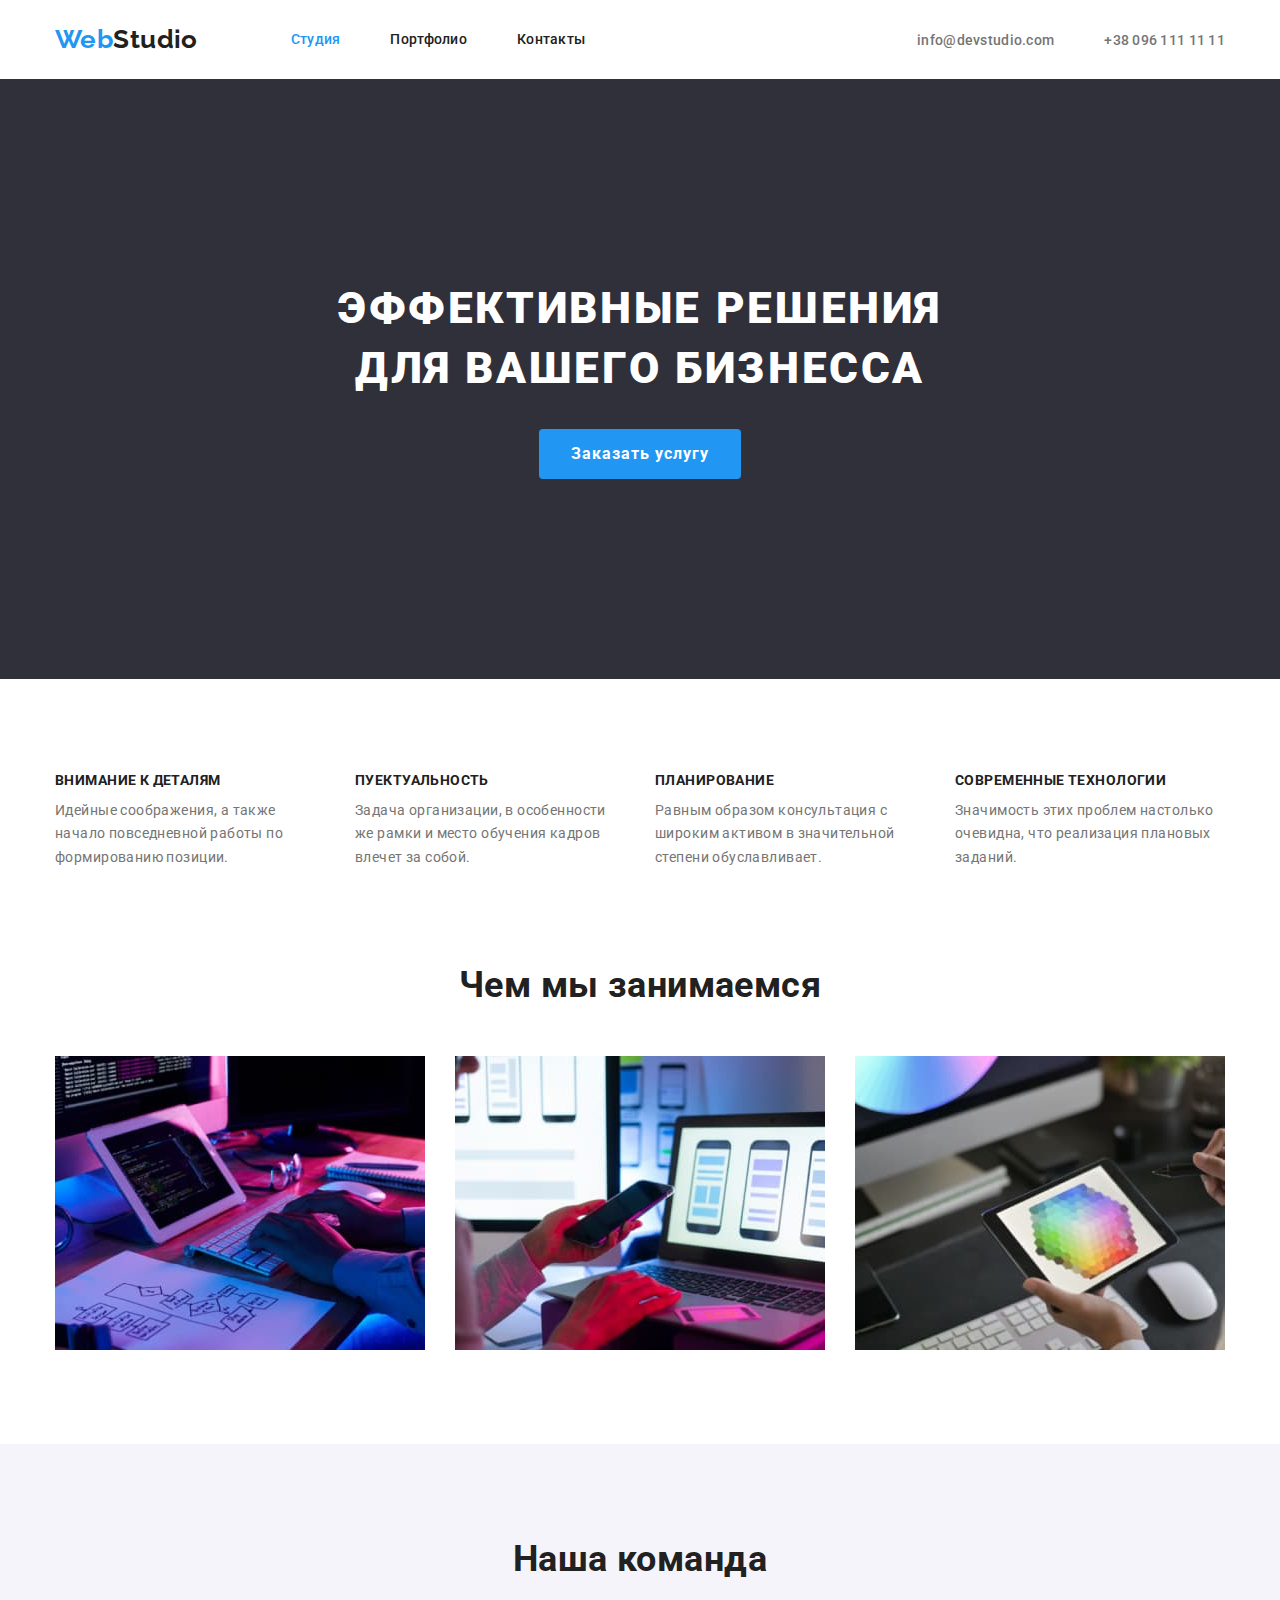
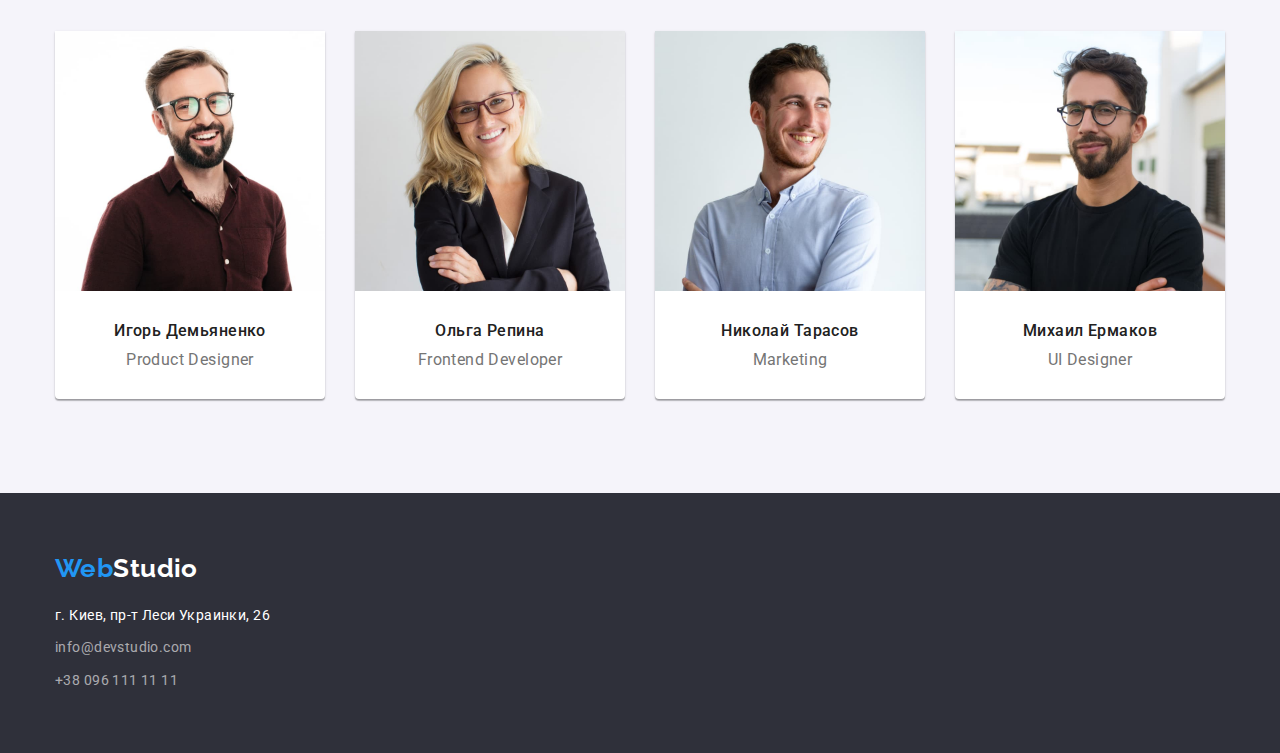
<file: index.html>
<!DOCTYPE html>
<html lang="ru">
<head>
    <meta charset="UTF-8">
    <meta http-equiv="X-UA-Compatible" content="IE=edge">
    <meta name="viewport" content="width=device-width, initial-scale=1.0">
    <title>Домашняя работа №3</title>
    <link rel="preconnect" href="https://fonts.googleapis.com">
    <link rel="preconnect" href="https://fonts.gstatic.com" crossorigin>
    <link href="https://fonts.googleapis.com/css2?family=Raleway:wght@700&family=Roboto:wght@400;500;700;900&display=swap"
        rel="stylesheet">
    <link rel="stylesheet" href="https://cdnjs.cloudflare.com/ajax/libs/modern-normalize/1.1.0/modern-normalize.min.css">
    <link rel="stylesheet" href="./css/styles.css">
  
</head>
<body>
    <!--Шапка профиля-->
<header>
   <div class="container main-nav">
    <nav class="auth-nav">
        <a href="./index.html" class="logo"> <span class="title">Web</span>Studio
        </a>
        <ul class="site-nav">
            <li class="item"><a href="./index.html" class="link curent">Студия</a></li>
            <li class="item"><a href="./portfolio.html" class="link">Портфолио</a></li>
            <li class="item"><a href="" class="link">Контакты</a></li>
        </ul>
    </nav>
    <ul class="site-contacts">
        <li class="item"><a href="mailto:info@devstudio.com" class="link">info@devstudio.com</a></li>
        <li class="item"><a href="tel:+380961111111" class="link">+38 096 111 11 11</a></li>
    </ul>
   </div>
    
</header>
<main> 
    <!--Герой-->
    <section class="section hero">
        <div class="container">
            <h1 class="hero-title">ЭФФЕКТИВНЫЕ РЕШЕНИЯ ДЛЯ ВАШЕГО БИЗНЕССА</h1>
            <button type="button" class="hero-button">Заказать услугу</button>
        </div>
    </section>
    <!--Особенности-->
    <section class="section">
        <div class="container">
            <h2 class="visual-heading">Преймущества</h2>
        <ul class="peculiarities">
            <li class="item">
                <h3 class="peculiarities-title">ВНИМАНИЕ К ДЕТАЛЯМ</h3>
                <p class="peculiarities-text">Идейные соображения, а также начало повседневной работы по формированию позиции.</p>
            </li>
            <li class="item">
                <h3 class="peculiarities-title">ПУЕКТУАЛЬНОСТЬ</h3>
                <p class="peculiarities-text">Задача организации, в особенности же рамки и место обучения кадров влечет за собой.</p>
            </li>
            <li class="item">
                <h3 class="peculiarities-title">ПЛАНИРОВАНИЕ</h3>
                <p class="peculiarities-text">Равным образом консультация с широким активом в значительной степени обуславливает.</p>
            </li>
            <li class="item">
                <h3 class="peculiarities-title">СОВРЕМЕННЫЕ ТЕХНОЛОГИИ</h3>
                <p class="peculiarities-text">Значимость этих проблем настолько очевидна, что реализация плановых заданий.</p>
            </li>
        </ul>
        </div>
    </section>
    <!--Чем мы занимаемся-->
    <section class="section no-padding">
        <div class="container">
            <h2 class="section-title">Чем мы занимаемся</h2>
            <ul class="work">
                <li class="work-link">
                    <img src="./images/box1.jpg" width="370" height="294" alt="Работа на планшете с клавиатурой">
                </li>
                <li class="work-link">
                    <img src="./images/box2.jpg" width="370" height="294" alt="Работа на компьютере с телефоном">
                </li>
                <li class="work-link">
                    <img src="./images/box3.jpg" width="370" height="294" alt="Работа на планшете">
                </li>
            
            </ul>
        </div>
    </section>
    <!--Наша команда-->
    <section class="section team">
        <div class="container">
            <h2 class="section-title">Наша команда</h2>
        <ul class="team-list">
            <li class="team-link">
                <img src="./images/foto1.jpg" width="270" height="260" alt="Фото сотрудника">
                    <h3 class="team-name">Игорь Демьяненко</h3>
                    <p class="team-job">Product Designer</p>
                
            </li>
            <li class="team-link">
                <img src="./images/foto2.jpg" width="270" height="260" alt="Фото сотрудника">
                    <h3 class="team-name">Ольга Репина</h3>
                    <p class="team-job">Frontend Developer</p>
                
            </li>
            <li class="team-link">
                <img src="./images/foto3.jpg" width="270" height="260" alt="Фото сотрудника">
                    <h3 class="team-name">Николай Тарасов</h3>
                    <p class="team-job">Marketing</p>
                
            </li>
            <li class="team-link">
                <img src="./images/foto4.jpg" width="270" height="260" alt="Фото сотрудника">
                    <h3 class="team-name">Михаил Ермаков</h3>
                    <p class="team-job">UI Designer</p>
                
            </li>
        </ul>
        </div>
    </section>
</main>

<!--Футер-->
<footer class="footer">
   <div class="container">
     <a href="./index.html" class="logo-footer"> <span class="title">Web</span>Studio
    </a>
    <address class="footer-adress">
        <ul>
            <li class="footer-item"><a href="https://goo.gl/maps/piqngm7oDQpEDh6u6" class="map" target="_blank" rel="noopener nofollow noreferrer">г. Киев, пр-т Леси Украинки, 26</a></li>
            <li class="footer-item"><a href="mailto:info@devstudio.com" class="link">info@devstudio.com</a></li>
            <li class="footer-item"><a href="tel:+380961111111" class="link">+38 096 111 11 11</a></li>
        </ul>
    </address>
   </div>

</footer>
    
</body>
</html>
</file>
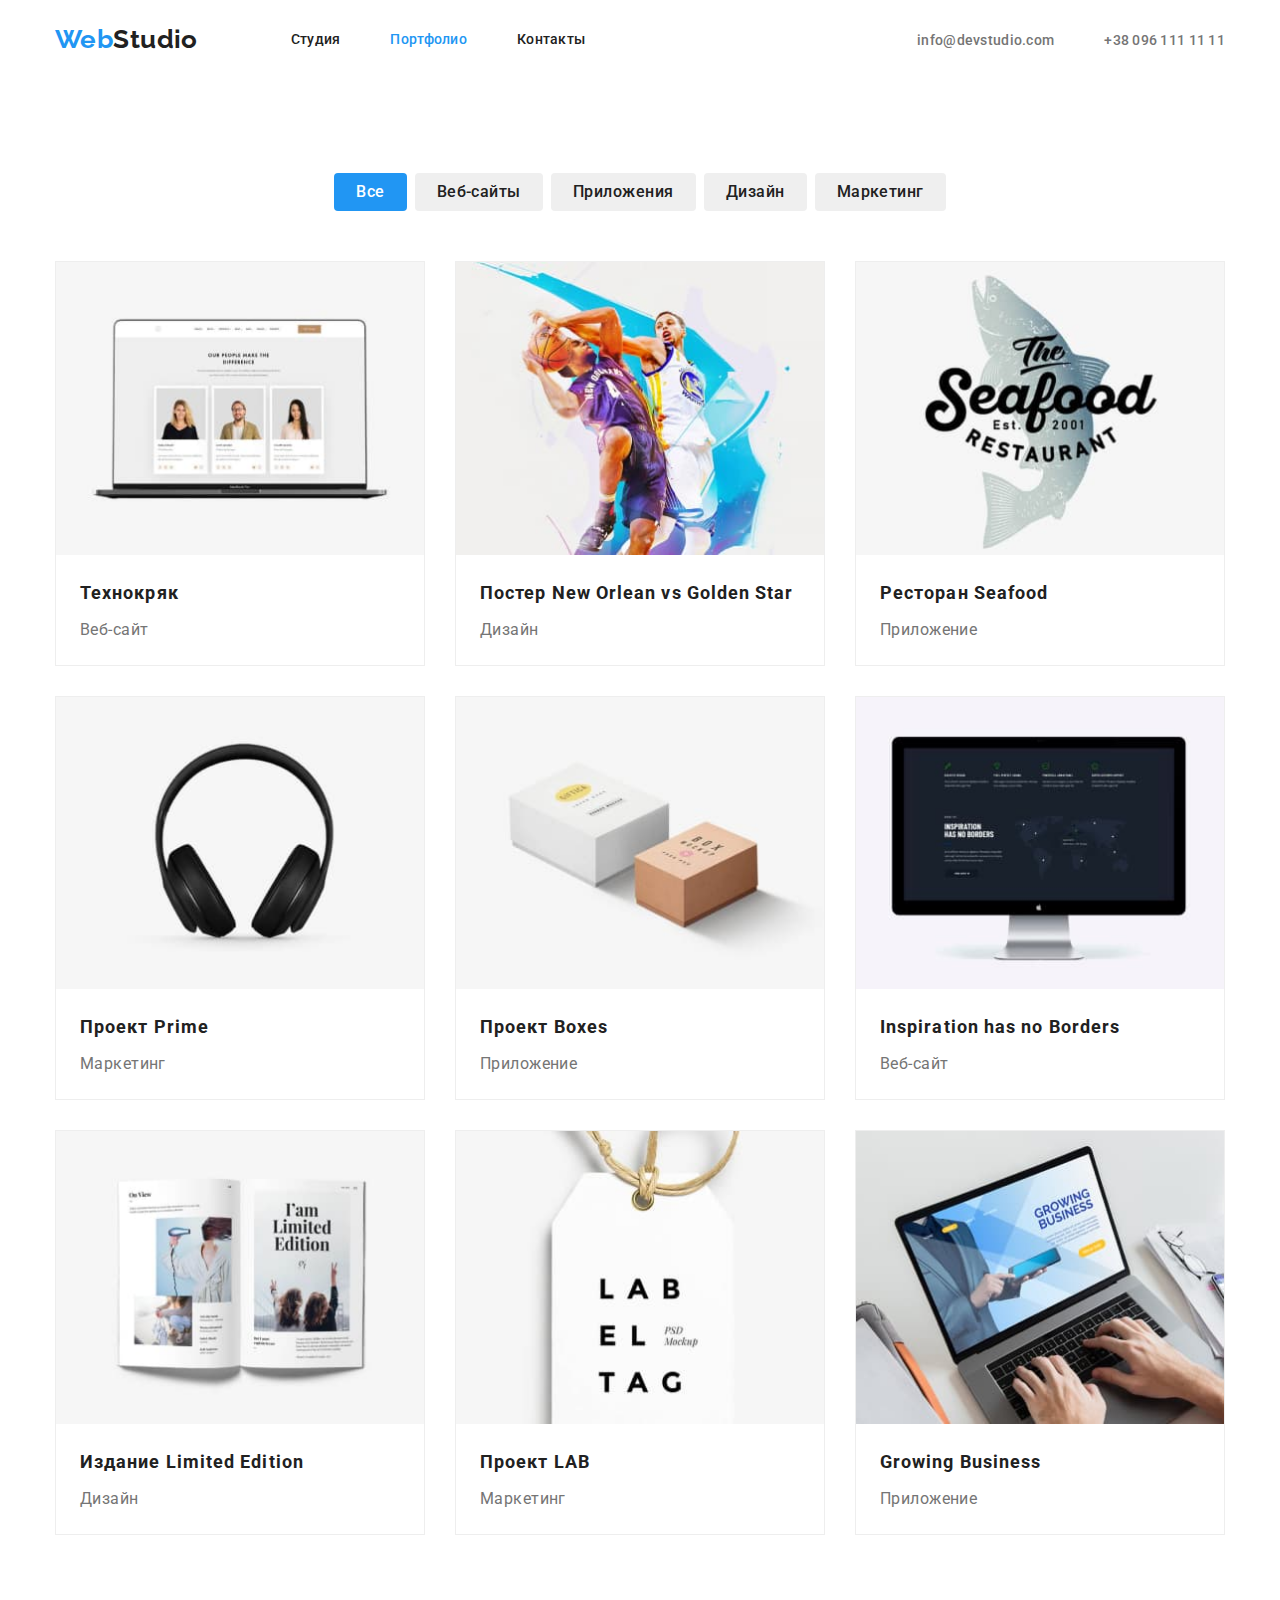
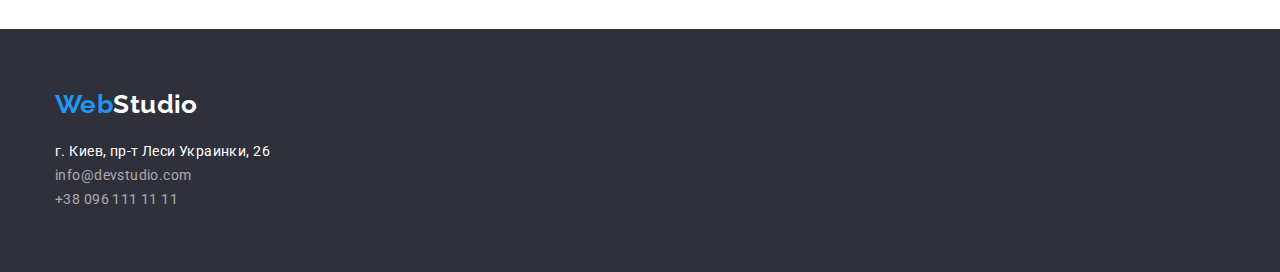
<file: portfolio.html>
<!DOCTYPE html>
<html lang="ru">

<head>
    <meta charset="UTF-8">
    <meta http-equiv="X-UA-Compatible" content="IE=edge">
    <meta name="viewport" content="width=device-width, initial-scale=1.0">
    <title>Домашняя работа №3</title>
    <link rel="preconnect" href="https://fonts.googleapis.com">
    <link rel="preconnect" href="https://fonts.gstatic.com" crossorigin>
    <link
        href="https://fonts.googleapis.com/css2?family=Raleway:wght@700&family=Roboto:wght@400;500;700;900&display=swap"
        rel="stylesheet">
    <link rel="stylesheet" href="https://cdnjs.cloudflare.com/ajax/libs/modern-normalize/1.1.0/modern-normalize.min.css">
    <link rel="stylesheet" href="./css/styles.css">
</head>
<body>
        <!--Шапка профиля-->
<header>
   <div class="container main-nav">
    <nav class="auth-nav">
    <a href="./index.html" class="logo"> <span class="title">Web</span>Studio
    </a>
    <ul class="site-nav">
        <li class="item"><a href="./index.html" class="link">Студия</a></li>
        <li class="item"><a href="./portfolio.html" class="link curent">Портфолио</a></li>
        <li class="item"><a href="" class="link">Контакты</a></li>
    </ul>
   </nav>
    <ul class="site-contacts">
        <li class="item"><a href="mailto:info@devstudio.com" class="link">info@devstudio.com</a></li>
        <li class="item"><a href="tel:+380961111111" class="link">+38 096 111 11 11</a></li>
    </ul>
   </div>
    
</header>
<main>
<!--Список работ-->
<section class="section">
    <div class="container">
        <h1 class="visual-heading">Портфолио</h1>
    <ul class="job-button">
        <li class="item"><button class="button active" type="button">Все</button></li>
        <li class="item"><button class="button" type="button">Веб-сайты</button></li>
        <li class="item"><button class="button" type="button">Приложения</button></li>
        <li class="item"><button class="button" type="button">Дизайн</button></li>
        <li class="item"><button class="button" type="button">Маркетинг</button></li>
    </ul>
    <ul class="job">
        <li class="job-item">
            <a href="" class="job-link"><img src="./images/portfolio1.jpg" width="370" height="294" alt="Макбук">
            <h3 class="job-title">Технокряк</h3>
            <p class="job-text">Веб-сайт</p>
            </a>
        </li>
        <li class="job-item"">
            <a href="" class="job-link"><img src="./images/portfolio2.jpg" width="370" height="294" alt="Два баскетболиста с мячом">
            <h3 class="job-title">Постер New Orlean vs Golden Star</h3>
            <p class="job-text">Дизайн</p>
            </a>
        </li>
        <li class="job-item"">
            <a href="" class="job-link"><img src="./images/portfolio3.jpg" width="370" height="294" alt="Рыба с названием ресторана">
            <h3 class="job-title">Ресторан Seafood</h3>
            <p class="job-text">Приложение</p>
            </a>
        </li>
        <li class="job-item">
            <a href="" class="job-link"><img src="./images/portfolio4.jpg" width="370" height="294" alt="Наушники">
            <h3 class="job-title">Проект Prime</h3>
            <p class="job-text">Маркетинг</p>
            </a>
        </li>
        <li class="job-item">
            <a href="" class="job-link"><img src="./images/portfolio5.jpg" width="370" height="294" alt="Две коробки">
            <h3 class="job-title">Проект Boxes</h3>
            <p class="job-text">Приложение</p>
            </a>
        </li>
        <li class="job-item">
            <a href="" class="job-link"><img src="./images/portfolio6.jpg" width="370" height="294" alt="Экран компьютера">
            <h3 class="job-title">Inspiration has no Borders</h3>
            <p class="job-text">Веб-сайт</p>
            </a>
        </li>
        <li class="job-item">
            <a href="" class="job-link"><img src="./images/portfolio7.jpg" width="370" height="294" alt="Развернутая книга">
            <h3 class="job-title">Издание Limited Edition</h3>
            <p class="job-text">Дизайн</p>
            </a>
        </li>
        <li class="job-item">
            <a href="" class="job-link"><img src="./images/portfolio8.jpg" width="370" height="294" alt="Этикетка с названием проекта">
            <h3 class="job-title">Проект LAB</h3>
            <p class="job-text">Маркетинг</p>
            </a>
        </li>
        <li class="job-item">
            <a href="" class="job-link"><img src="./images/portfolio9.jpg" width="370" height="294" alt="Макбук с руками">
            <h3 class="job-title">Growing Business</h3>
            <p class="job-text">Приложение</p>
            </a>
        </li>
    </ul> 
    </div> 
</section>     
</main>
<!--Футер-->
<footer class="footer">
     <div class="container">
        <a href="./index.html" class="logo-footer"> <span class="title">Web</span>Studio
    </a>
    <address class="footer-adress">
        <ul>
            <li><a href="https://goo.gl/maps/piqngm7oDQpEDh6u6" class="map" target="_blank"
                    rel="noopener nofollow noreferrer">г. Киев, пр-т Леси Украинки, 26</a></li>
            <li><a href="mailto:info@devstudio.com" class="link">info@devstudio.com</a></li>
            <li><a href="tel:+380961111111" class="link">+38 096 111 11 11</a></li>
        </ul>
    </address>
     </div>

</footer>
</body>
</html>
</file>
<file: css/styles.css>
/* основной цвет текста #212121 */
/* вторичный цвет текста #757575 */
/* основной цвет фона #FFFFFF*/
/* вторичный цвет фона #F5F4FA */
/* акцент #2196F3 */

:root {
    --primary-text-color: #212121;
    --title-text-color: #757575;
    --accent-color: #2196F3;
    --primary-white-color: #FFFFFF;
    --background-grey-color: #F5F4FA;
    --background-spaygrey-color: #2F303A;

}

body {
    margin: 0;

    color: var(--primary-text-color);
    background-color: var(--primary-white-color);

    font-family: 'Roboto', sans-serif;
    font-size: 14px;
    letter-spacing: 0.03em;
    
    
}

ul {
    list-style: none;
    margin: 0;
    padding: 0;
}

.section {
    padding-top: 94px;
    padding-bottom: 94px;
}

img {
    display: block;
    max-width: 100%;
    height: auto;
}


/* container */
.container {
    width: 1200px;
    padding-left: 15px;
    padding-right: 15px;
    margin-left: auto;
    margin-right: auto;
    /* outline: 2px solid red; */
}

.main-nav {
   display: flex;
   align-items: center;
}

/* logo */
.logo {
    margin-right: 93px;

    color: var(--primary-text-color);

    font-family: 'Raleway', sans-serif;
    font-weight: 700;
    font-size: 26px;
    line-height: 1.19;
    text-decoration: none;

}

.logo .title {

    color: var(--accent-color);
}

.auth-nav {
    display: flex;
    align-items: center;
}

/* site nav */
.site-nav {
    display: flex;
}

.site-nav .item:not(:last-child) {
    margin-right: 50px;
}

.site-nav .link {
    display: block;
    padding-top: 32px;
    padding-bottom: 32px;

    color: var(--primary-text-color);

    font-weight: 500;
    line-height: 1.1;
    letter-spacing: 0.02em;
    text-decoration: none;
    
}

.site-nav .link:hover,
.site-nav .link:focus {
    color: var(--accent-color);
}

.site-nav .link.curent {
    color: var(--accent-color);
}

/* site contacts*/
.site-contacts {
    display: flex;
    align-items: center;
    margin-left: auto;
}
.site-contacts .item:not(:last-child) {
    margin-right: 50px;
}
.site-contacts .link {
    color: var(--title-text-color);

    font-weight: 500;
    line-height: 1.1;
    letter-spacing: 0.02em;
    text-decoration: none;
}

.site-contacts .link:hover,
.site-contacts .link:focus {
    color: var(--accent-color);
}

/* Hero */

.hero {
    padding-top: 200px;
    padding-bottom: 200px;
    padding-right: 0;
    padding-left: 0;

    background-color: var(--background-spaygrey-color);

    text-align: center;

}

.hero-title {
    width: 693px;
    margin-left: auto;
    margin-right: auto;
    margin-top: 0;
    margin-bottom: 30px;

    color: var(--primary-white-color);

    font-weight: 900;
    font-size: 44px;
    line-height: 1.36;
    letter-spacing: 0.06em;
    text-transform: uppercase;
    
    
}

.hero-button {
    padding-top: 10px;
    padding-bottom: 10px;
    padding-right: 32px;
    padding-left: 32px;
    
    color: var(--primary-white-color);
    background-color: var(--accent-color);

    font-family: inherit;
    font-weight: 700;
    font-size: 16px;
    line-height: 1.88;
    letter-spacing: 0.06em;
    border-radius: 4px;
    border: 0;
    
}


/* peculiarities */
.visual-heading{
    position: absolute;
    width: 1px;
    height: 1px;
    margin: -1px;
    border: 0;
    padding: 0;
    white-space: nowrap;
    clip-path: inset(100%);
    clip: rect(0 0 0 0);
    overflow: hidden;

}
.section.no-padding {
    padding-top: 0;
}

.peculiarities {
    display: flex;

}

.peculiarities .item {
    width: 270px;
}

.peculiarities .item:not(:last-child) {
    margin-right: 30px;

}

.peculiarities-title {
    margin-top: 0;
    margin-bottom: 10px;

    color: var(--primary-text-color);

    font-size: 14px;
    line-height: 1.1;
    text-transform: uppercase;
    
}

.peculiarities-text {
    margin-top: 0;
    margin-bottom: 0;

    color: var(--title-text-color);

    line-height: 1.71;
    
}

/* work */

.work {
    display: flex;
}

.section-title {
    margin-top: 0;
    margin-bottom: 50px;

    font-size: 36px;
    line-height: 1.17;
    text-align: center;
    
}

.work-link:not(:last-child) {
    margin-right: 30px;
}

/* team */
.section.team {
    background-color: var(--background-grey-color);  
}

.team-list {
    display: flex;
}
 
.team-link {
    width: 270px;

    background-color: var(--primary-white-color);
    box-shadow: 0px 1px 3px rgba(0, 0, 0, 0.12), 0px 1px 1px rgba(0, 0, 0, 0.14), 0px 2px 1px rgba(0, 0, 0, 0.2);
    border-radius: 0px 0px 4px 4px;

    text-align: center;
}

.team-link:not(:last-child) {
    margin-right: 30px;
}

.team-name {
    padding-top: 30px;
    margin-top: 0px;
    margin-bottom: 10px;

    color: var(--primary-text-color);

    font-weight: 500;
    font-size: 16px;
    line-height: 1.19;
    
    
}
.team-job {
    padding-bottom: 30px;
    margin-top: 0;
    margin-bottom: 0;

    color: var(--title-text-color);

    font-size: 16px;
    line-height: 1.19;
    
}

/* footer */

.footer {
    padding-top: 60px;
    padding-bottom: 60px;
    padding-left: 0;
    padding-right: 0;

    background-color: var(--background-spaygrey-color);
}

.logo-footer {
    display: block;
    margin-bottom: 20px;

    color: var(--primary-white-color);

    font-family: 'Raleway', sans-serif;
    font-weight: 700;
    font-size: 26px;
    line-height: 1.19;
    text-decoration: none;
    
}

.logo-footer .title {
    color: var(--accent-color);

}

.footer-adress .map {
    display: block;

    color: var(--primary-white-color);

    font-style: normal;
    line-height: 1.71;
    text-decoration: none;
    
}

.footer-adress .link {
    display: block;

    color: rgba(255, 255, 255, 0.6);

    font-style: normal;
    line-height: 1.71;
    text-decoration: none;
    
}
.footer-adress .link:hover,
.footer-adress .link:focus {
    color: var(--accent-color);
}

.footer-item:not(:last-child) {
    margin-bottom: 9px;
} 




/* styles portfolio */
/* job */

.job-button {
    display: flex;
    justify-content: center;
    margin-bottom: 50px;
}

.job-button .item:not(:last-child) {
    margin-right: 8px;
}

.button.active {
    color: var(--primary-white-color);
    background-color: var(--accent-color);

}

.button.active,
.button {
    display: inline-block;
    padding: 6px 22px;
    border-radius: 4px;
    text-align: center;
    border: 0;
}

.button {
    color: var(--primary-text-color);

    font-family: inherit;
    font-weight: 500;
    font-size: 16px;
    line-height: 1.62;
    letter-spacing: 0.03em;
}


.button:hover,
.button:focus {
    color: var(--primary-white-color);
    background-color: var(--accent-color);
}

.job {
    display: flex;
    flex-wrap: wrap;
    
}

.job-item {
    width: 370px;
    margin-right: 30px;
    margin-bottom: 30px;

    border: 1px solid #EEEEEE;
}

.job-item:nth-child(3n) {
    margin-right: 0;
}

.job-item:nth-last-child(-n + 3) {
    margin-bottom: 0;
}

.job-link {
    margin-top: 0;
    margin-bottom: 0;

    text-decoration: none;

}

.job-title {
    margin-top: 0;
    margin-bottom: 4px;
    padding-top: 20px;
    padding-left: 24px;


    color: var(--primary-text-color);

    font-size: 18px;
    line-height: 2;
    letter-spacing: 0.06em;
    
    
    
}
.job-text {
    margin-top: 0;
    margin-bottom: 0;
    padding-bottom: 20px;
    padding-left: 24px;

    color: var(--title-text-color);

    font-size: 16px;
    line-height: 1.88;
    
}
</file>
